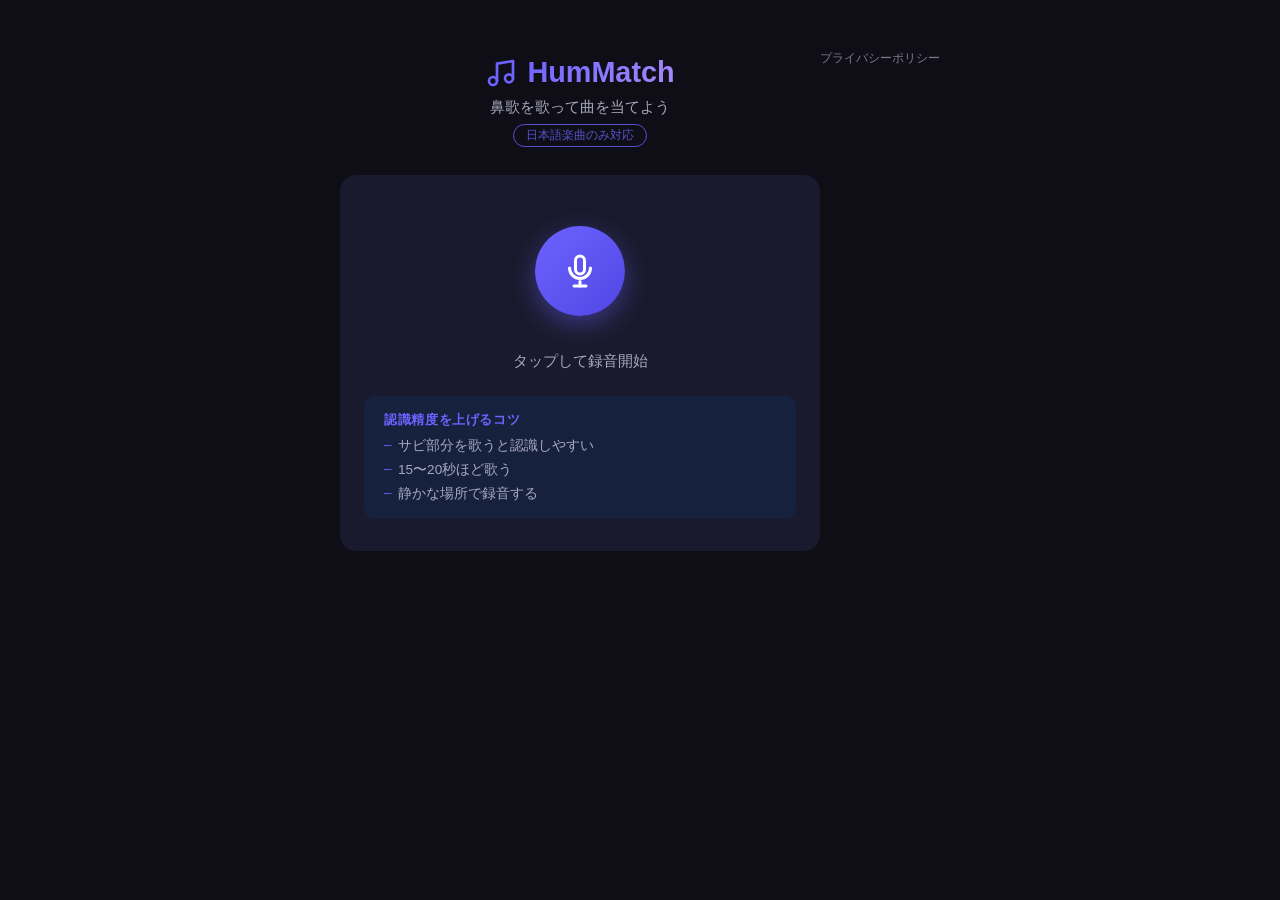
<file: frontend/index.html>
<!DOCTYPE html>
<html lang="ja">
<head>
  <meta charset="UTF-8">
  <meta name="viewport" content="width=device-width, initial-scale=1.0">
  <title>鼻歌で曲を当てよう</title>
  <link rel="stylesheet" href="style.css">
</head>
<body>
  <div class="app">

    <header class="header">
      <div class="logo">
        <svg class="logo-icon" viewBox="0 0 24 24" fill="none" xmlns="http://www.w3.org/2000/svg">
          <path d="M9 18V5l12-2v13" stroke="currentColor" stroke-width="2" stroke-linecap="round" stroke-linejoin="round"/>
          <circle cx="6" cy="18" r="3" stroke="currentColor" stroke-width="2"/>
          <circle cx="18" cy="16" r="3" stroke="currentColor" stroke-width="2"/>
        </svg>
        <span class="logo-text">HumMatch</span>
      </div>
      <p class="tagline">鼻歌を歌って曲を当てよう</p>
      <p class="notice">日本語楽曲のみ対応</p>
    </header>

    <main class="main">

      <!-- 待機・録音エリア -->
      <div id="recordArea" class="record-area">
        <div class="mic-wrapper">
          <div class="pulse-ring" id="pulseRing"></div>
          <button id="recordBtn" class="mic-btn" aria-label="録音開始">
            <svg id="micIcon" class="mic-icon" viewBox="0 0 24 24" fill="none" xmlns="http://www.w3.org/2000/svg">
              <rect x="9" y="2" width="6" height="12" rx="3" stroke="currentColor" stroke-width="2"/>
              <path d="M5 10a7 7 0 0 0 14 0" stroke="currentColor" stroke-width="2" stroke-linecap="round"/>
              <line x1="12" y1="19" x2="12" y2="22" stroke="currentColor" stroke-width="2" stroke-linecap="round"/>
              <line x1="8" y1="22" x2="16" y2="22" stroke="currentColor" stroke-width="2" stroke-linecap="round"/>
            </svg>
            <svg id="stopIcon" class="stop-icon hidden" viewBox="0 0 24 24" fill="currentColor" xmlns="http://www.w3.org/2000/svg">
              <rect x="6" y="6" width="12" height="12" rx="2"/>
            </svg>
          </button>
        </div>

        <p id="recordLabel" class="record-label">タップして録音開始</p>

        <div id="timerArea" class="timer-area hidden">
          <div class="timer-bar-bg">
            <div id="timerBar" class="timer-bar"></div>
          </div>
          <p id="timerText" class="timer-text">0 / 30秒</p>
        </div>

        <div class="tips">
          <p class="tips-title">認識精度を上げるコツ</p>
          <ul class="tips-list">
            <li>サビ部分を歌うと認識しやすい</li>
            <li>15〜20秒ほど歌う</li>
            <li>静かな場所で録音する</li>
          </ul>
        </div>
      </div>

      <!-- 認識中エリア -->
      <div id="loadingArea" class="loading-area hidden">
        <div class="wave-container">
          <div class="wave-bar"></div>
          <div class="wave-bar"></div>
          <div class="wave-bar"></div>
          <div class="wave-bar"></div>
          <div class="wave-bar"></div>
        </div>
        <p class="loading-text">曲を認識中...</p>
      </div>

      <!-- 結果エリア -->
      <div id="resultArea" class="result-area hidden">
        <p class="result-heading">認識結果</p>
        <ul id="resultList" class="result-list"></ul>
        <button id="retryBtn" class="retry-btn">もう一度試す</button>
      </div>

      <!-- エラーエリア -->
      <div id="errorArea" class="error-area hidden">
        <div class="error-icon">
          <svg viewBox="0 0 24 24" fill="none" xmlns="http://www.w3.org/2000/svg">
            <circle cx="12" cy="12" r="10" stroke="currentColor" stroke-width="2"/>
            <line x1="12" y1="8" x2="12" y2="12" stroke="currentColor" stroke-width="2" stroke-linecap="round"/>
            <circle cx="12" cy="16" r="1" fill="currentColor"/>
          </svg>
        </div>
        <p id="errorMsg" class="error-msg"></p>
        <button id="retryBtnError" class="retry-btn">もう一度試す</button>
      </div>

    </main>
  </div>

  <footer style="text-align:center; margin-top:24px; padding-bottom:8px;">
    <a href="privacy.html" style="font-size:0.75rem; color:#a7a9be; text-decoration:none; opacity:0.7;">プライバシーポリシー</a>
  </footer>

  <script src="app.js"></script>
</body>
</html>
</file>
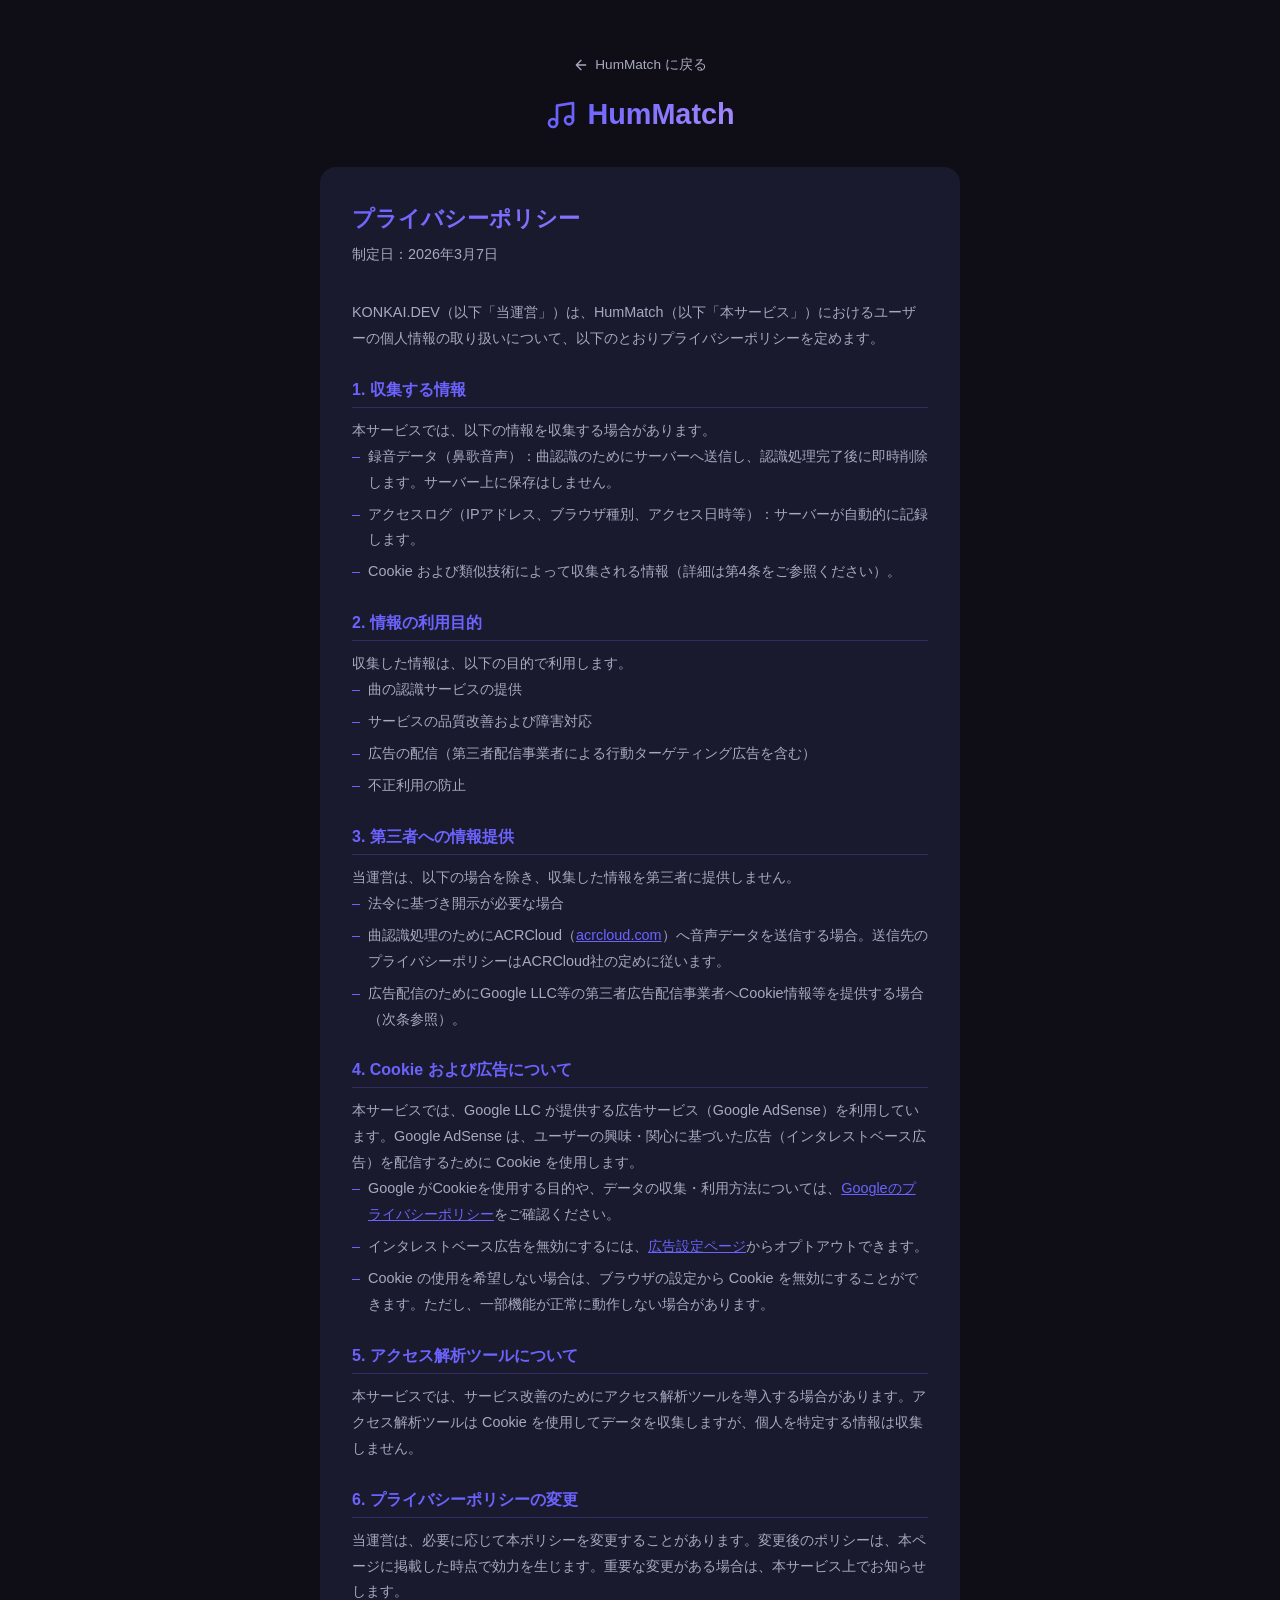
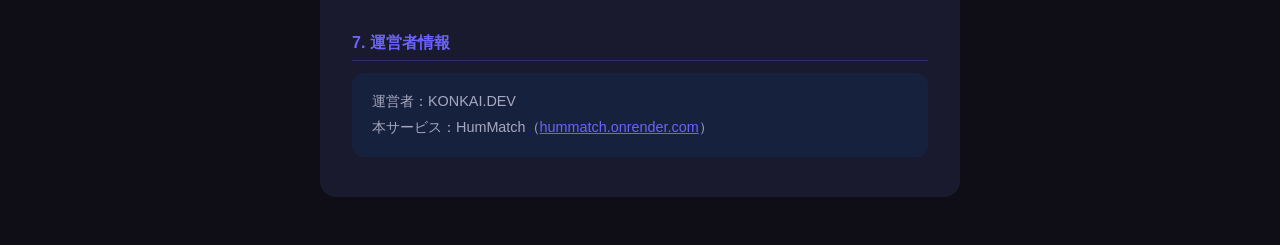
<file: frontend/privacy.html>
<!DOCTYPE html>
<html lang="ja">
<head>
  <meta charset="UTF-8">
  <meta name="viewport" content="width=device-width, initial-scale=1.0">
  <title>プライバシーポリシー - HumMatch</title>
  <link rel="stylesheet" href="style.css">
  <style>
    .privacy-container {
      width: 100%;
      max-width: 640px;
    }

    .privacy-header {
      text-align: center;
      padding: 32px 0 28px;
    }

    .back-link {
      display: inline-flex;
      align-items: center;
      gap: 6px;
      font-size: 0.85rem;
      color: var(--text-muted);
      text-decoration: none;
      margin-bottom: 24px;
      transition: color 0.2s;
    }

    .back-link:hover {
      color: var(--primary);
    }

    .privacy-body {
      background: var(--surface);
      border-radius: var(--radius);
      padding: 36px 32px 40px;
    }

    .privacy-body h1 {
      font-size: 1.4rem;
      font-weight: 800;
      margin-bottom: 8px;
      background: linear-gradient(135deg, var(--primary), #a78bfa);
      -webkit-background-clip: text;
      -webkit-text-fill-color: transparent;
      background-clip: text;
    }

    .privacy-date {
      font-size: 0.8rem;
      color: var(--text-muted);
      margin-bottom: 32px;
    }

    .privacy-body h2 {
      font-size: 1rem;
      font-weight: bold;
      color: var(--primary);
      margin: 28px 0 10px;
      padding-bottom: 6px;
      border-bottom: 1px solid rgba(108, 99, 255, 0.25);
    }

    .privacy-body p,
    .privacy-body li {
      font-size: 0.9rem;
      color: var(--text-muted);
      line-height: 1.8;
    }

    .privacy-body ul {
      list-style: none;
      padding: 0;
      display: flex;
      flex-direction: column;
      gap: 6px;
    }

    .privacy-body ul li {
      padding-left: 16px;
      position: relative;
    }

    .privacy-body ul li::before {
      content: '–';
      position: absolute;
      left: 0;
      color: var(--primary);
    }

    .privacy-body a {
      color: var(--primary);
      text-decoration: underline;
      word-break: break-all;
    }

    .privacy-body a:hover {
      opacity: 0.8;
    }

    .operator-box {
      background: var(--surface2);
      border-radius: 12px;
      padding: 16px 20px;
      margin-top: 12px;
    }

    .operator-box p {
      font-size: 0.9rem;
      color: var(--text-muted);
      line-height: 1.8;
    }

    @media (max-width: 400px) {
      .privacy-body {
        padding: 28px 16px 32px;
      }
    }
  </style>
</head>
<body>
  <div class="privacy-container">

    <div class="privacy-header">
      <a href="index.html" class="back-link">
        <svg width="16" height="16" viewBox="0 0 24 24" fill="none" xmlns="http://www.w3.org/2000/svg">
          <path d="M19 12H5M5 12L12 19M5 12L12 5" stroke="currentColor" stroke-width="2" stroke-linecap="round" stroke-linejoin="round"/>
        </svg>
        HumMatch に戻る
      </a>

      <div class="logo">
        <svg class="logo-icon" viewBox="0 0 24 24" fill="none" xmlns="http://www.w3.org/2000/svg">
          <path d="M9 18V5l12-2v13" stroke="currentColor" stroke-width="2" stroke-linecap="round" stroke-linejoin="round"/>
          <circle cx="6" cy="18" r="3" stroke="currentColor" stroke-width="2"/>
          <circle cx="18" cy="16" r="3" stroke="currentColor" stroke-width="2"/>
        </svg>
        <span class="logo-text">HumMatch</span>
      </div>
    </div>

    <div class="privacy-body">
      <h1>プライバシーポリシー</h1>
      <p class="privacy-date">制定日：2026年3月7日</p>

      <p>KONKAI.DEV（以下「当運営」）は、HumMatch（以下「本サービス」）におけるユーザーの個人情報の取り扱いについて、以下のとおりプライバシーポリシーを定めます。</p>

      <h2>1. 収集する情報</h2>
      <p>本サービスでは、以下の情報を収集する場合があります。</p>
      <ul>
        <li>録音データ（鼻歌音声）：曲認識のためにサーバーへ送信し、認識処理完了後に即時削除します。サーバー上に保存はしません。</li>
        <li>アクセスログ（IPアドレス、ブラウザ種別、アクセス日時等）：サーバーが自動的に記録します。</li>
        <li>Cookie および類似技術によって収集される情報（詳細は第4条をご参照ください）。</li>
      </ul>

      <h2>2. 情報の利用目的</h2>
      <p>収集した情報は、以下の目的で利用します。</p>
      <ul>
        <li>曲の認識サービスの提供</li>
        <li>サービスの品質改善および障害対応</li>
        <li>広告の配信（第三者配信事業者による行動ターゲティング広告を含む）</li>
        <li>不正利用の防止</li>
      </ul>

      <h2>3. 第三者への情報提供</h2>
      <p>当運営は、以下の場合を除き、収集した情報を第三者に提供しません。</p>
      <ul>
        <li>法令に基づき開示が必要な場合</li>
        <li>曲認識処理のためにACRCloud（<a href="https://www.acrcloud.com" target="_blank" rel="noopener noreferrer">acrcloud.com</a>）へ音声データを送信する場合。送信先のプライバシーポリシーはACRCloud社の定めに従います。</li>
        <li>広告配信のためにGoogle LLC等の第三者広告配信事業者へCookie情報等を提供する場合（次条参照）。</li>
      </ul>

      <h2>4. Cookie および広告について</h2>
      <p>本サービスでは、Google LLC が提供する広告サービス（Google AdSense）を利用しています。Google AdSense は、ユーザーの興味・関心に基づいた広告（インタレストベース広告）を配信するために Cookie を使用します。</p>
      <ul>
        <li>Google がCookieを使用する目的や、データの収集・利用方法については、<a href="https://policies.google.com/privacy" target="_blank" rel="noopener noreferrer">Googleのプライバシーポリシー</a>をご確認ください。</li>
        <li>インタレストベース広告を無効にするには、<a href="https://www.google.com/settings/ads" target="_blank" rel="noopener noreferrer">広告設定ページ</a>からオプトアウトできます。</li>
        <li>Cookie の使用を希望しない場合は、ブラウザの設定から Cookie を無効にすることができます。ただし、一部機能が正常に動作しない場合があります。</li>
      </ul>

      <h2>5. アクセス解析ツールについて</h2>
      <p>本サービスでは、サービス改善のためにアクセス解析ツールを導入する場合があります。アクセス解析ツールは Cookie を使用してデータを収集しますが、個人を特定する情報は収集しません。</p>

      <h2>6. プライバシーポリシーの変更</h2>
      <p>当運営は、必要に応じて本ポリシーを変更することがあります。変更後のポリシーは、本ページに掲載した時点で効力を生じます。重要な変更がある場合は、本サービス上でお知らせします。</p>

      <h2>7. 運営者情報</h2>
      <div class="operator-box">
        <p>運営者：KONKAI.DEV<br>
        本サービス：HumMatch（<a href="https://hummatch.onrender.com" target="_blank" rel="noopener noreferrer">hummatch.onrender.com</a>）</p>
      </div>

    </div>

  </div>
</body>
</html>
</file>
<file: frontend/style.css>
*, *::before, *::after {
  box-sizing: border-box;
  margin: 0;
  padding: 0;
}

:root {
  --primary: #6c63ff;
  --primary-dark: #4f46e5;
  --danger: #ef4444;
  --bg: #0f0e17;
  --surface: #1a1a2e;
  --surface2: #16213e;
  --text: #fffffe;
  --text-muted: #a7a9be;
  --gold: #fbbf24;
  --silver: #94a3b8;
  --bronze: #b45309;
  --radius: 16px;
}

html {
  font-size: 16px;
}

body {
  font-family: 'Hiragino Sans', 'Meiryo', 'Yu Gothic', sans-serif;
  background: var(--bg);
  color: var(--text);
  min-height: 100vh;
  display: flex;
  justify-content: center;
  align-items: flex-start;
  padding: 24px 16px 48px;
}

.app {
  width: 100%;
  max-width: 480px;
}

/* ===== Header ===== */
.header {
  text-align: center;
  padding: 32px 0 28px;
}

.logo {
  display: flex;
  align-items: center;
  justify-content: center;
  gap: 10px;
  margin-bottom: 8px;
}

.logo-icon {
  width: 32px;
  height: 32px;
  color: var(--primary);
}

.logo-text {
  font-size: 1.8rem;
  font-weight: 800;
  background: linear-gradient(135deg, var(--primary), #a78bfa);
  -webkit-background-clip: text;
  -webkit-text-fill-color: transparent;
  background-clip: text;
}

.tagline {
  font-size: 0.95rem;
  color: var(--text-muted);
  margin-bottom: 6px;
}

.notice {
  display: inline-block;
  font-size: 0.75rem;
  color: var(--primary);
  border: 1px solid var(--primary);
  border-radius: 99px;
  padding: 2px 12px;
  opacity: 0.8;
}

/* ===== Main ===== */
.main {
  background: var(--surface);
  border-radius: var(--radius);
  padding: 36px 24px 32px;
}

/* ===== Mic Button ===== */
.record-area {
  display: flex;
  flex-direction: column;
  align-items: center;
}

.mic-wrapper {
  position: relative;
  width: 120px;
  height: 120px;
  display: flex;
  align-items: center;
  justify-content: center;
  margin-bottom: 20px;
}

.pulse-ring {
  position: absolute;
  inset: 0;
  border-radius: 50%;
  border: 3px solid var(--primary);
  opacity: 0;
  transform: scale(1);
}

.pulse-ring.active {
  animation: pulse 1.5s ease-out infinite;
}

@keyframes pulse {
  0%   { transform: scale(1);    opacity: 0.7; }
  100% { transform: scale(1.6);  opacity: 0; }
}

.mic-btn {
  width: 90px;
  height: 90px;
  border-radius: 50%;
  border: none;
  background: linear-gradient(135deg, var(--primary), var(--primary-dark));
  color: #fff;
  cursor: pointer;
  display: flex;
  align-items: center;
  justify-content: center;
  box-shadow: 0 8px 24px rgba(108, 99, 255, 0.4);
  transition: transform 0.15s, box-shadow 0.15s;
  position: relative;
  z-index: 1;
}

.mic-btn:hover {
  transform: scale(1.06);
  box-shadow: 0 12px 32px rgba(108, 99, 255, 0.5);
}

.mic-btn:active {
  transform: scale(0.96);
}

.mic-btn.recording {
  background: linear-gradient(135deg, var(--danger), #dc2626);
  box-shadow: 0 8px 24px rgba(239, 68, 68, 0.4);
}

.mic-icon, .stop-icon {
  width: 36px;
  height: 36px;
}

.record-label {
  font-size: 0.95rem;
  color: var(--text-muted);
  margin-bottom: 24px;
}

/* ===== Timer ===== */
.timer-area {
  width: 100%;
  margin-bottom: 28px;
}

.timer-bar-bg {
  width: 100%;
  height: 6px;
  background: var(--surface2);
  border-radius: 99px;
  overflow: hidden;
  margin-bottom: 8px;
}

.timer-bar {
  height: 100%;
  width: 0%;
  background: linear-gradient(90deg, var(--primary), #a78bfa);
  border-radius: 99px;
  transition: width 1s linear;
}

.timer-text {
  font-size: 0.85rem;
  color: var(--text-muted);
  text-align: center;
}

/* ===== Tips ===== */
.tips {
  width: 100%;
  background: var(--surface2);
  border-radius: 12px;
  padding: 16px 20px;
}

.tips-title {
  font-size: 0.8rem;
  font-weight: bold;
  color: var(--primary);
  margin-bottom: 8px;
  text-transform: uppercase;
  letter-spacing: 0.05em;
}

.tips-list {
  list-style: none;
  display: flex;
  flex-direction: column;
  gap: 6px;
}

.tips-list li {
  font-size: 0.85rem;
  color: var(--text-muted);
  padding-left: 14px;
  position: relative;
}

.tips-list li::before {
  content: '–';
  position: absolute;
  left: 0;
  color: var(--primary);
}

/* ===== Loading ===== */
.loading-area {
  display: flex;
  flex-direction: column;
  align-items: center;
  padding: 40px 0;
  gap: 24px;
}

.wave-container {
  display: flex;
  align-items: flex-end;
  gap: 6px;
  height: 48px;
}

.wave-bar {
  width: 8px;
  border-radius: 99px;
  background: linear-gradient(180deg, var(--primary), #a78bfa);
  animation: wave 1s ease-in-out infinite;
}

.wave-bar:nth-child(1) { height: 16px; animation-delay: 0s; }
.wave-bar:nth-child(2) { height: 32px; animation-delay: 0.15s; }
.wave-bar:nth-child(3) { height: 48px; animation-delay: 0.3s; }
.wave-bar:nth-child(4) { height: 32px; animation-delay: 0.45s; }
.wave-bar:nth-child(5) { height: 16px; animation-delay: 0.6s; }

@keyframes wave {
  0%, 100% { transform: scaleY(0.5); opacity: 0.6; }
  50%       { transform: scaleY(1.2); opacity: 1; }
}

.loading-text {
  font-size: 1rem;
  color: var(--text-muted);
}

/* ===== Results ===== */
.result-area {
  display: flex;
  flex-direction: column;
  align-items: center;
}

.result-heading {
  font-size: 0.8rem;
  font-weight: bold;
  color: var(--primary);
  text-transform: uppercase;
  letter-spacing: 0.1em;
  margin-bottom: 16px;
}

.result-list {
  list-style: none;
  width: 100%;
  display: flex;
  flex-direction: column;
  gap: 12px;
  margin-bottom: 28px;
}

.result-list li {
  background: var(--surface2);
  border-radius: 12px;
  padding: 16px 18px;
  display: grid;
  grid-template-columns: 40px 1fr auto;
  align-items: center;
  gap: 12px;
  animation: fadeUp 0.3s ease both;
}

.result-list li:nth-child(2) { animation-delay: 0.08s; }
.result-list li:nth-child(3) { animation-delay: 0.16s; }

@keyframes fadeUp {
  from { opacity: 0; transform: translateY(12px); }
  to   { opacity: 1; transform: translateY(0); }
}

.rank-badge {
  width: 36px;
  height: 36px;
  border-radius: 50%;
  display: flex;
  align-items: center;
  justify-content: center;
  font-size: 0.8rem;
  font-weight: bold;
  flex-shrink: 0;
}

.rank-1 .rank-badge { background: rgba(251,191,36,0.15); color: var(--gold); }
.rank-2 .rank-badge { background: rgba(148,163,184,0.15); color: var(--silver); }
.rank-3 .rank-badge { background: rgba(180,83,9,0.15); color: var(--bronze); }

.result-info {
  overflow: hidden;
}

.result-title {
  font-size: 0.95rem;
  font-weight: bold;
  color: var(--text);
  white-space: nowrap;
  overflow: hidden;
  text-overflow: ellipsis;
}

.result-artist {
  font-size: 0.8rem;
  color: var(--text-muted);
  margin-top: 2px;
  white-space: nowrap;
  overflow: hidden;
  text-overflow: ellipsis;
}

.score-area {
  display: flex;
  flex-direction: column;
  align-items: flex-end;
  gap: 6px;
  flex-shrink: 0;
}

.score-num {
  font-size: 1rem;
  font-weight: bold;
  color: var(--primary);
}

.score-bar-bg {
  width: 48px;
  height: 4px;
  background: var(--surface);
  border-radius: 99px;
  overflow: hidden;
}

.score-bar {
  height: 100%;
  border-radius: 99px;
  background: linear-gradient(90deg, var(--primary), #a78bfa);
}

/* ===== Error ===== */
.error-area {
  display: flex;
  flex-direction: column;
  align-items: center;
  padding: 24px 0 8px;
  gap: 16px;
}

.error-icon {
  width: 52px;
  height: 52px;
  color: var(--danger);
}

.error-icon svg {
  width: 100%;
  height: 100%;
}

.error-msg {
  font-size: 0.9rem;
  color: var(--text-muted);
  text-align: center;
  line-height: 1.6;
}

/* ===== Retry Button ===== */
.retry-btn {
  background: var(--surface2);
  border: 1px solid rgba(255,255,255,0.1);
  border-radius: 99px;
  color: var(--text);
  font-size: 0.9rem;
  font-weight: bold;
  padding: 12px 32px;
  cursor: pointer;
  transition: background 0.2s, transform 0.1s;
}

.retry-btn:hover {
  background: rgba(108,99,255,0.15);
  border-color: var(--primary);
}

.retry-btn:active {
  transform: scale(0.97);
}

/* ===== Utilities ===== */
.hidden {
  display: none !important;
}

/* ===== Mobile ===== */
@media (max-width: 400px) {
  .main {
    padding: 28px 16px 24px;
  }

  .logo-text {
    font-size: 1.5rem;
  }

  .mic-btn {
    width: 80px;
    height: 80px;
  }

  .mic-icon, .stop-icon {
    width: 30px;
    height: 30px;
  }

  .result-list li {
    grid-template-columns: 32px 1fr auto;
    gap: 8px;
  }

  .rank-badge {
    width: 28px;
    height: 28px;
    font-size: 0.7rem;
  }
}
</file>
